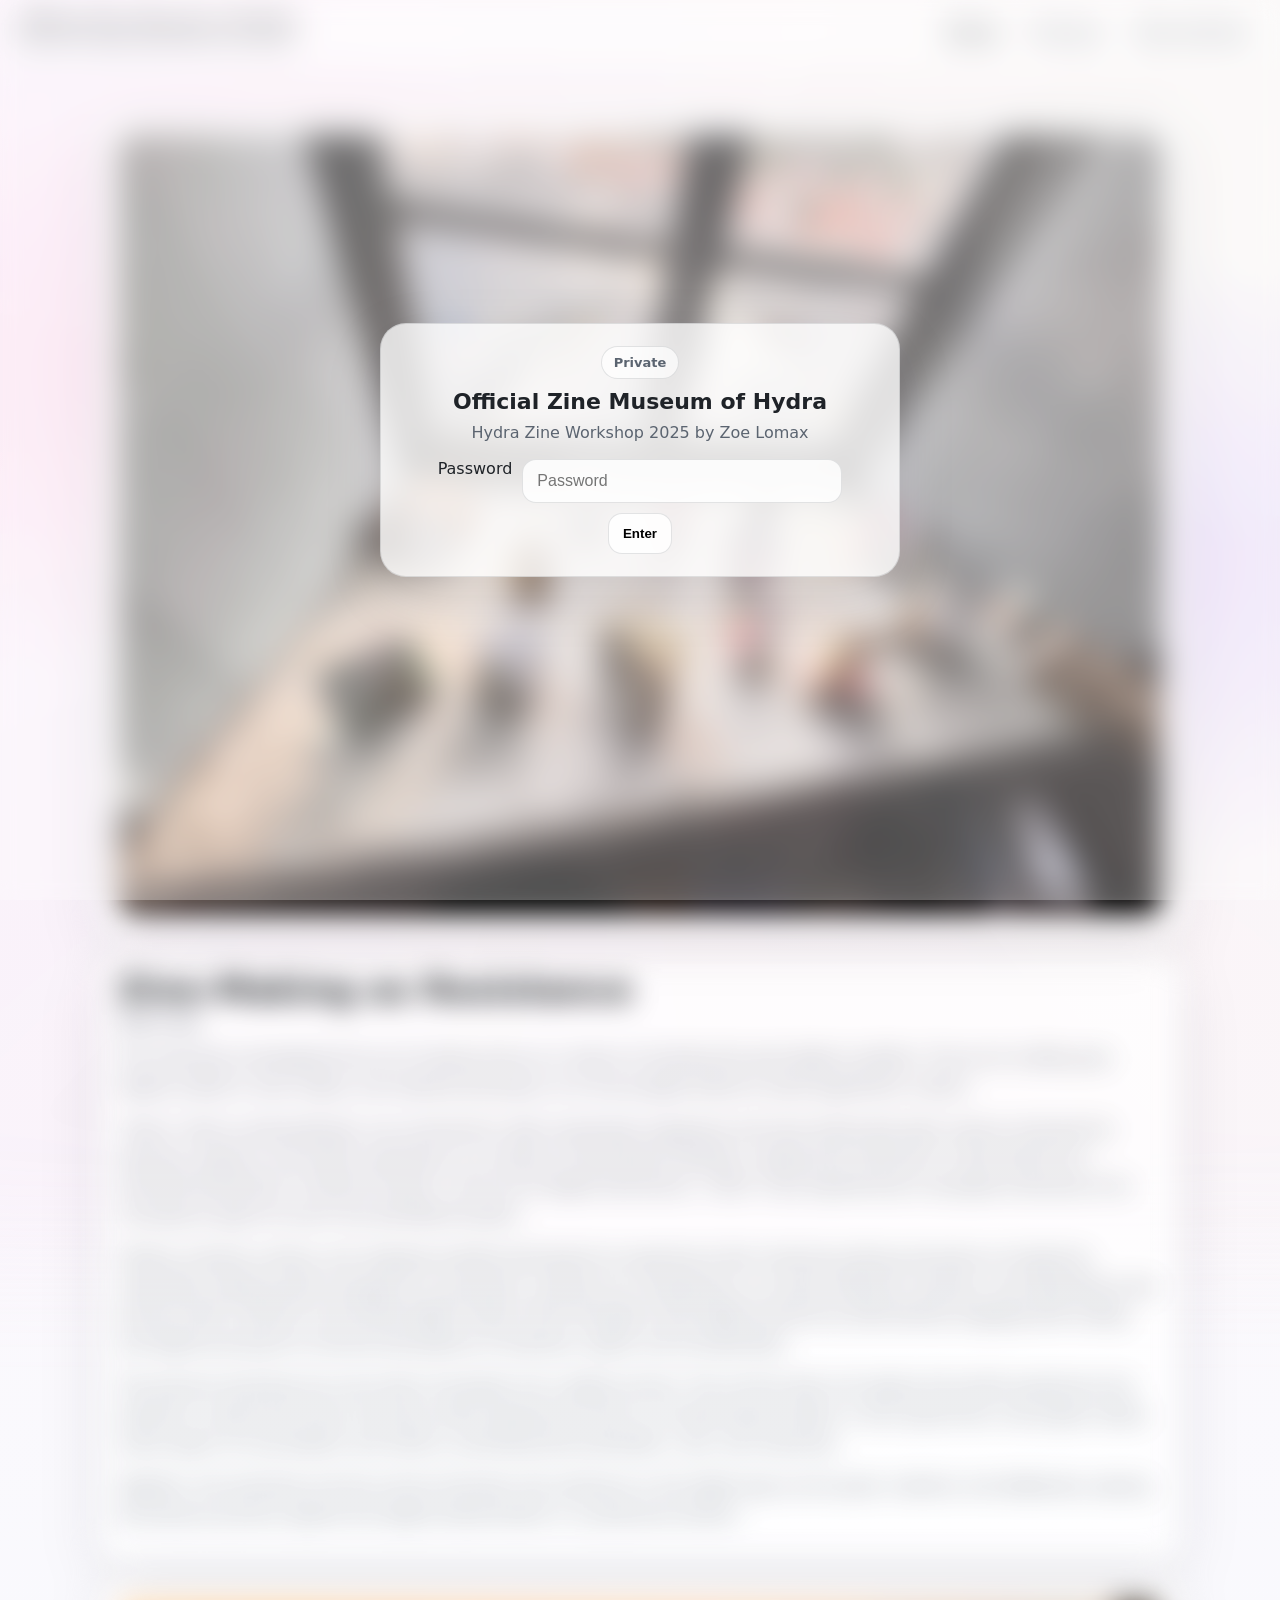
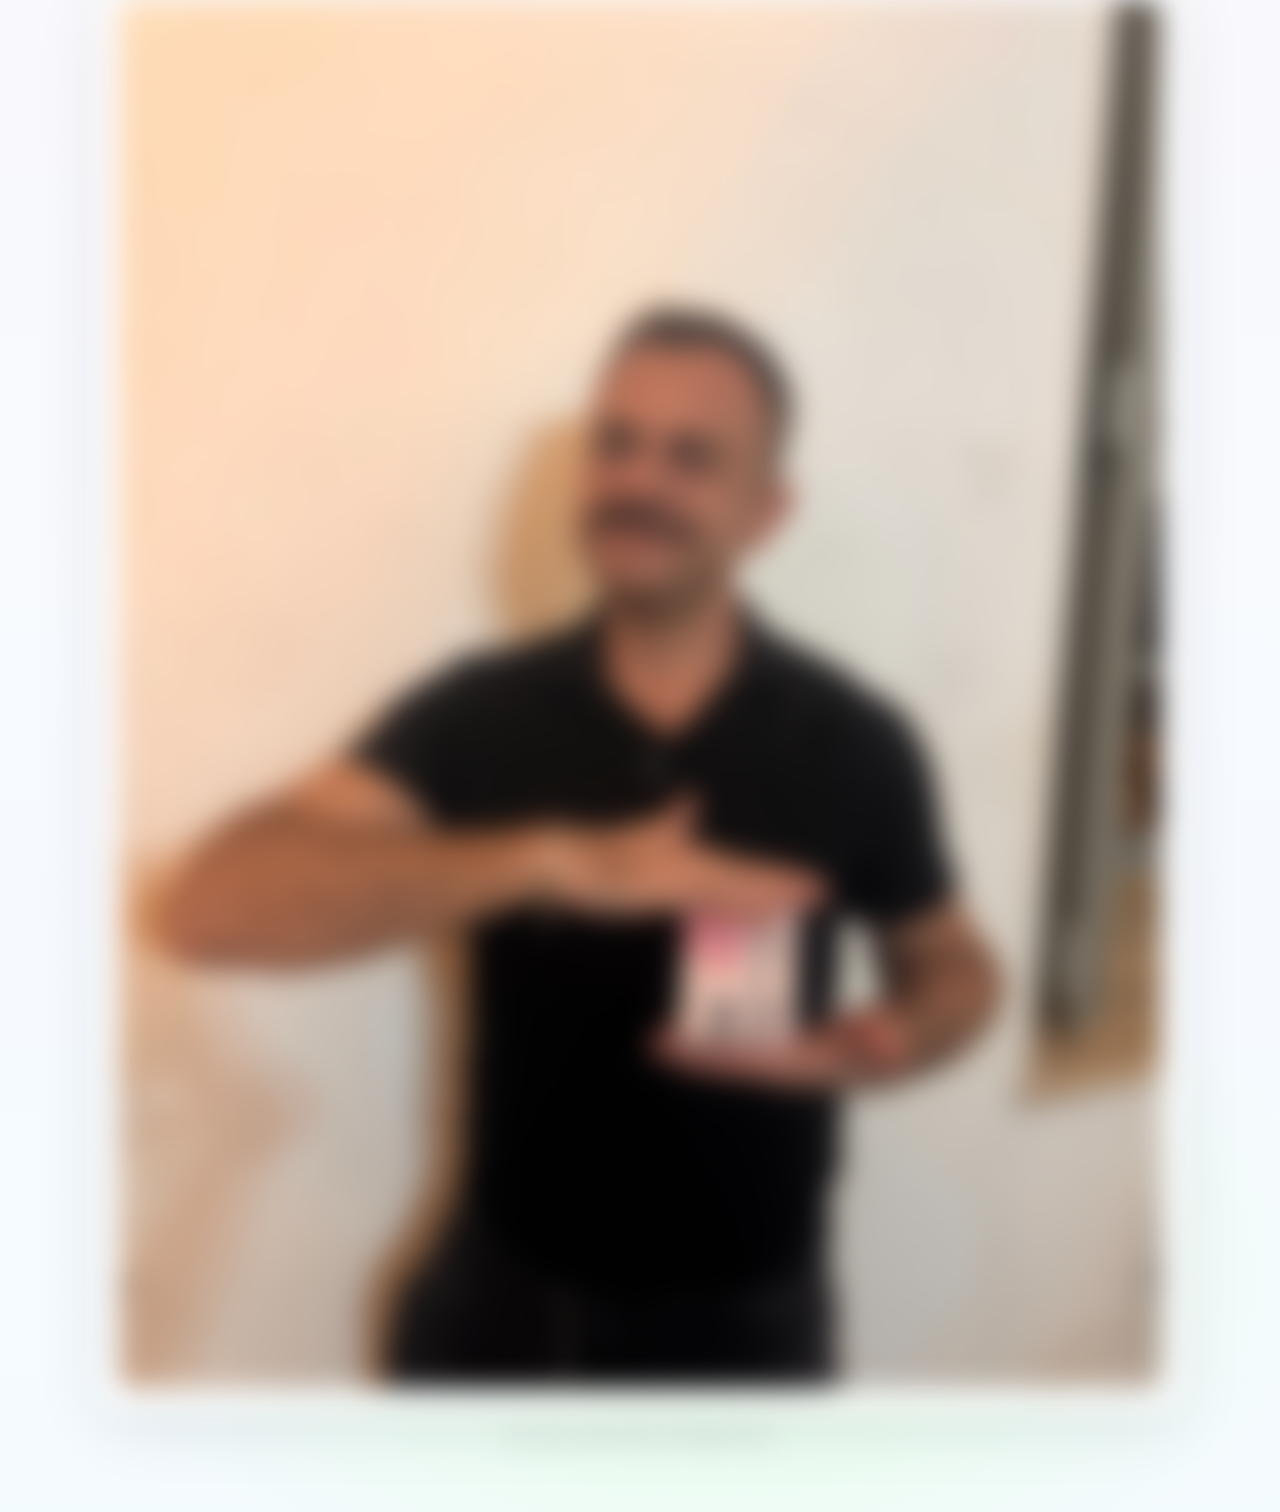
<file: index.html>
<!doctype html>
<html lang="en">
<head>
  <meta charset="utf-8" />
  <meta name="viewport" content="width=device-width,initial-scale=1" />
  <title>Official Zine Museum of Hydra</title>
  <meta name="description" content="Hydra Zine Workshop 2025 by Zoe Lomax — Zine Digital Archive." />
  <link rel="stylesheet" href="styles.css" />
</head>
<body>
  <!-- Password gate: appears only once per session (per browser), password=888 -->
  <div id="gate" class="gate" aria-hidden="true">
    <div class="gate-card" role="dialog" aria-modal="true" aria-label="Enter password">
      <div class="gate-badge">Private</div>
      <div class="gate-title">Official Zine Museum of Hydra</div>
      <div class="gate-subtitle">Hydra Zine Workshop 2025 by Zoe Lomax</div>
      <form id="gateForm" class="gate-form" autocomplete="off">
        <label class="sr-only" for="pw">Password</label>
        <input id="pw" name="pw" type="password" placeholder="Password" />
        <button type="submit">Enter</button>
      </form>
    </div>
  </div>

  <header class="topbar">
    <div class="brand">
      <div class="brand-title">Official Zine Museum of Hydra</div>
      <div class="brand-sub">Hydra Zine Workshop 2025 by Zoe Lomax</div>
    </div>
    <nav class="nav">
      <a class="active" href="index.html">Home</a>
      <a href="process.html">Process</a>
      <a href="archive.html">Zine Archive</a>
    </nav>
  </header>

  <main id="content" class="wrap">
    <section class="home">
      <div class="card media-top">
        <img src="assets/home/Top Photo Zine.jpeg" alt="Top Photo Zine" />
      </div>

      <div class="card text-card">
        <h1 class="essay-title">Zine-Making as Resistance</h1>
        <div class="essay-subtitle">Hydra 2025</div>
        <p>The workshop investigated the act of making zines as a means of resisting the post-digital condition. The act of crafting was deeply rooted in slow, bodily, and material processes, as it encouraged artists to resist algorithmic culture.</p><p>“Zines” refer to self-published, non-commercial, often handmade magazines and have historically been used as channels for personal, political, and artistic expression in a variety of international settings, ranging from feminism in Latin America to samizdat distribution in Eastern Europe. In this era of digital dominance, “zines” have experienced a resurgence because of an increased hunger for touch and self-determination.</p><p>Folding, drawing, writing, and collaging enabled participants to experience their meaning-making processes as shaped by materiality. Slowing down emerged as a procedure, instead of an impediment, to involve reflection, decision, and attending to the process itself. Contrary to excluding digital media, there emerged a post-digital practice by alternatively engaging with analog and digital processes to reinvent perceptions of slowness, speed, and immateriality.</p><p>The physical workshop has since been translated into a digital archive. This archive does not replace the tactile experience but extends it, preserving traces of process while allowing the work to circulate beyond Hydra. In this hybrid form, the project resists online logics of consumption and metrics, prioritizing documentation, care, and continuity.</p><p>Together, the workshop and the archive illustrate how resistance in the digital age can be quiet, material, and deliberate, playing the physical practice against the digital dissemination in a productive tension.</p>
      </div>

      <div class="card media-bottom">
        <img src="assets/home/Homepage Zine Photo 1.jpeg" alt="Homepage Zine Photo 1" />
      </div>
    </section>

    <footer class="footer">Zoe Lomax, Hydra 2025, Zine Digital Archive</footer>
  </main>

  <script src="script.js"></script>
</body>
</html>
</file>
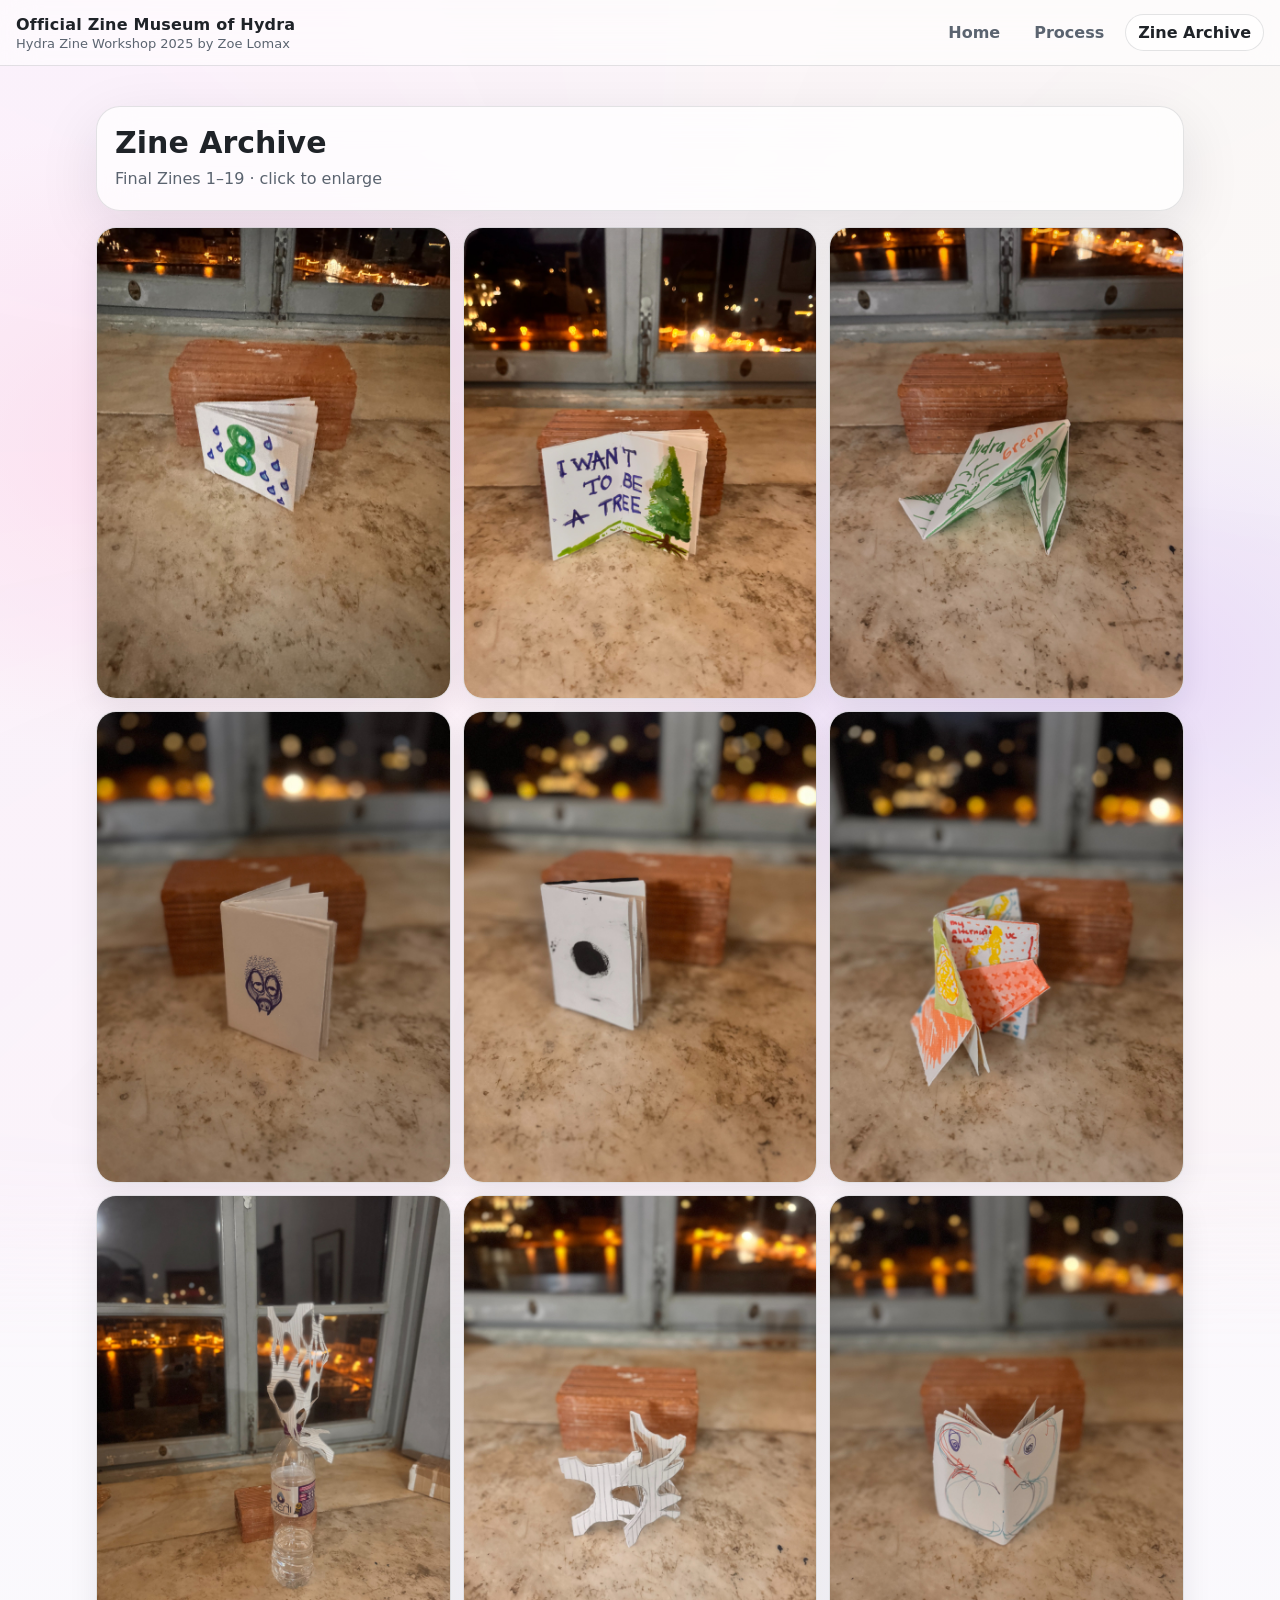
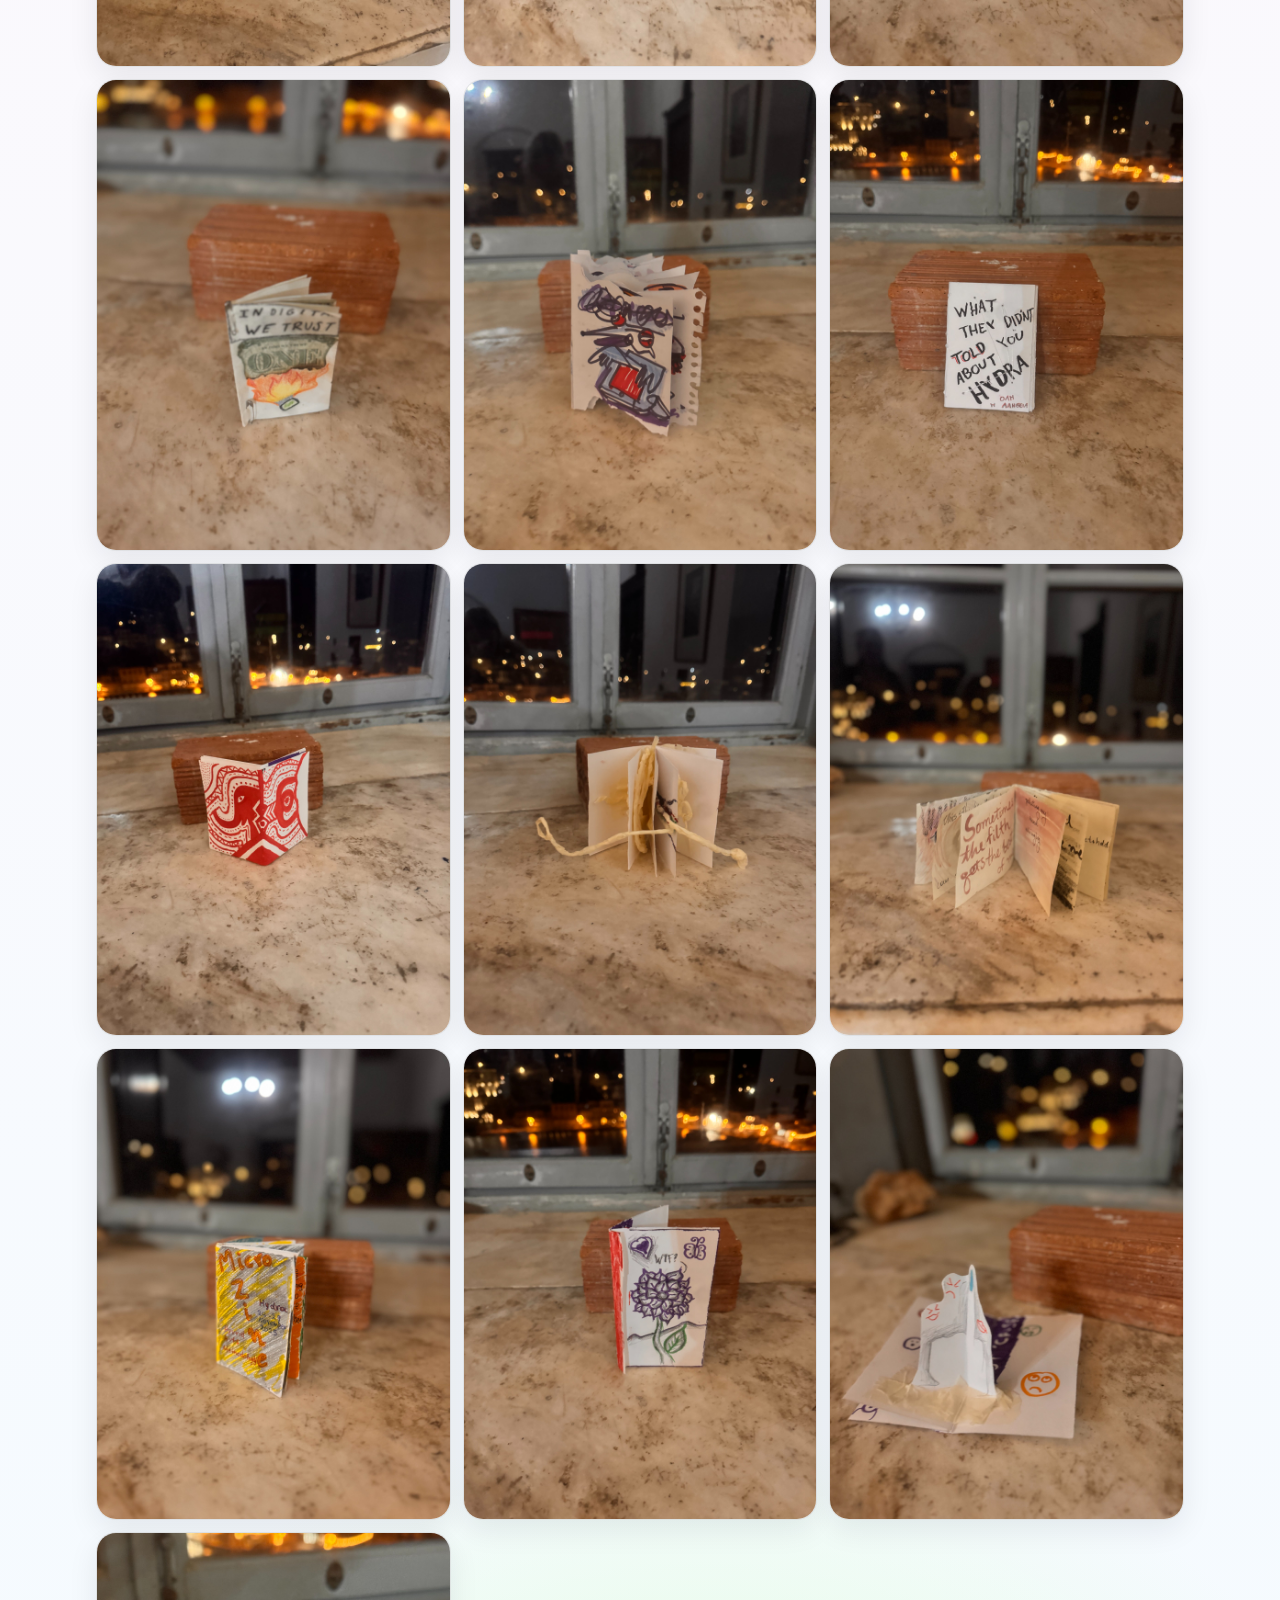
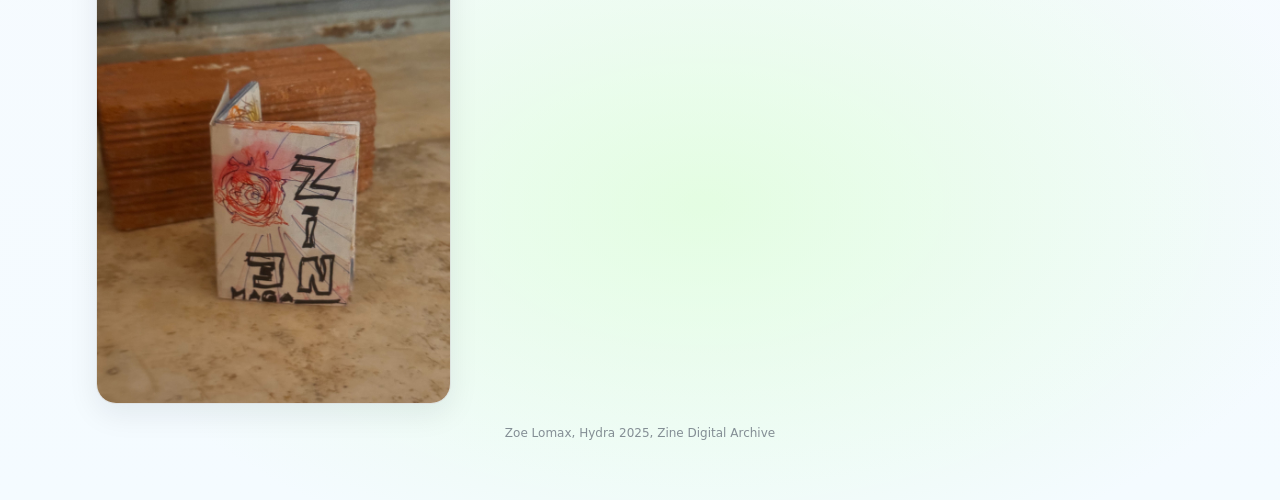
<file: archive.html>
<!doctype html>
<html lang="en">
<head>
  <meta charset="utf-8" />
  <meta name="viewport" content="width=device-width,initial-scale=1" />
  <title>Zine Archive — Official Zine Museum of Hydra</title>
  <link rel="stylesheet" href="styles.css" />
</head>
<body>
  <header class="topbar">
    <div class="brand">
      <div class="brand-title">Official Zine Museum of Hydra</div>
      <div class="brand-sub">Hydra Zine Workshop 2025 by Zoe Lomax</div>
    </div>
    <nav class="nav">
      <a href="index.html">Home</a>
      <a href="process.html">Process</a>
      <a class="active" href="archive.html">Zine Archive</a>
    </nav>
  </header>

  <main class="wrap" id="archivePage">
    <section class="page-head card">
      <h1 class="page-title">Zine Archive</h1>
      <p class="muted">Final Zines 1–19 · click to enlarge</p>
    </section>

    <section class="grid-gallery">
      <figure class="tile"><img class="zine-thumb" data-idx="1" src="assets/archive/1.jpeg" alt="Zine 1"></figure>
<figure class="tile"><img class="zine-thumb" data-idx="2" src="assets/archive/2.jpeg" alt="Zine 2"></figure>
<figure class="tile"><img class="zine-thumb" data-idx="3" src="assets/archive/3.jpeg" alt="Zine 3"></figure>
<figure class="tile"><img class="zine-thumb" data-idx="4" src="assets/archive/4.jpeg" alt="Zine 4"></figure>
<figure class="tile"><img class="zine-thumb" data-idx="5" src="assets/archive/5.jpeg" alt="Zine 5"></figure>
<figure class="tile"><img class="zine-thumb" data-idx="6" src="assets/archive/6.jpeg" alt="Zine 6"></figure>
<figure class="tile"><img class="zine-thumb" data-idx="7" src="assets/archive/7.jpeg" alt="Zine 7"></figure>
<figure class="tile"><img class="zine-thumb" data-idx="8" src="assets/archive/8.jpeg" alt="Zine 8"></figure>
<figure class="tile"><img class="zine-thumb" data-idx="9" src="assets/archive/9.jpeg" alt="Zine 9"></figure>
<figure class="tile"><img class="zine-thumb" data-idx="10" src="assets/archive/10.jpeg" alt="Zine 10"></figure>
<figure class="tile"><img class="zine-thumb" data-idx="11" src="assets/archive/11.jpeg" alt="Zine 11"></figure>
<figure class="tile"><img class="zine-thumb" data-idx="12" src="assets/archive/12.jpeg" alt="Zine 12"></figure>
<figure class="tile"><img class="zine-thumb" data-idx="13" src="assets/archive/13.jpeg" alt="Zine 13"></figure>
<figure class="tile"><img class="zine-thumb" data-idx="14" src="assets/archive/14.jpeg" alt="Zine 14"></figure>
<figure class="tile"><img class="zine-thumb" data-idx="15" src="assets/archive/15.jpeg" alt="Zine 15"></figure>
<figure class="tile"><img class="zine-thumb" data-idx="16" src="assets/archive/16.jpeg" alt="Zine 16"></figure>
<figure class="tile"><img class="zine-thumb" data-idx="17" src="assets/archive/17.jpeg" alt="Zine 17"></figure>
<figure class="tile"><img class="zine-thumb" data-idx="18" src="assets/archive/18.jpeg" alt="Zine 18"></figure>
<figure class="tile"><img class="zine-thumb" data-idx="19" src="assets/archive/19.jpeg" alt="Zine 19"></figure>
    </section>

    <footer class="footer">Zoe Lomax, Hydra 2025, Zine Digital Archive</footer>
  </main>

  <div id="lightbox" class="lightbox" aria-hidden="true">
    <button class="lightbox-close" id="lightboxClose" aria-label="Close">×</button>
    <div class="lightbox-inner" role="dialog" aria-modal="true" aria-label="Enlarged zine">
      <img id="lightboxImg" alt="Enlarged zine" />
    </div>
  </div>

  <script src="script.js"></script>
</body>
</html>
</file>
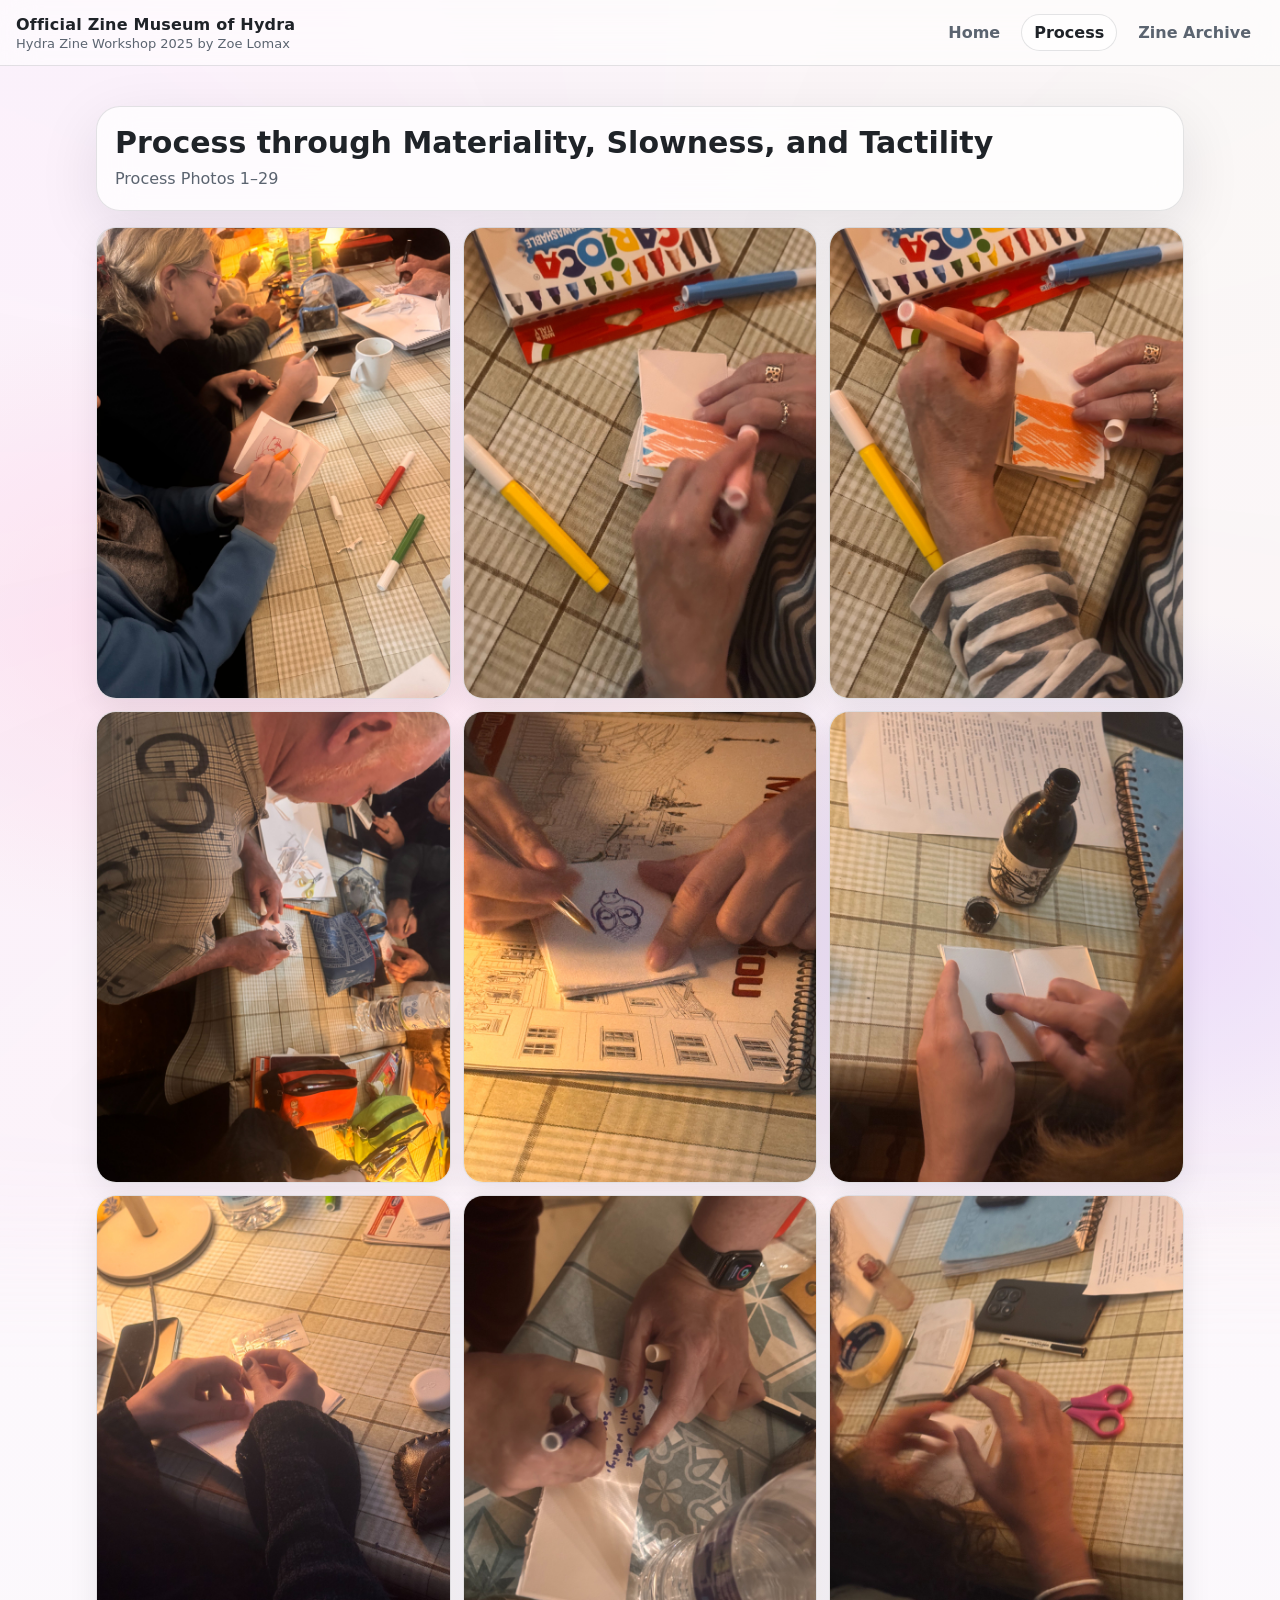
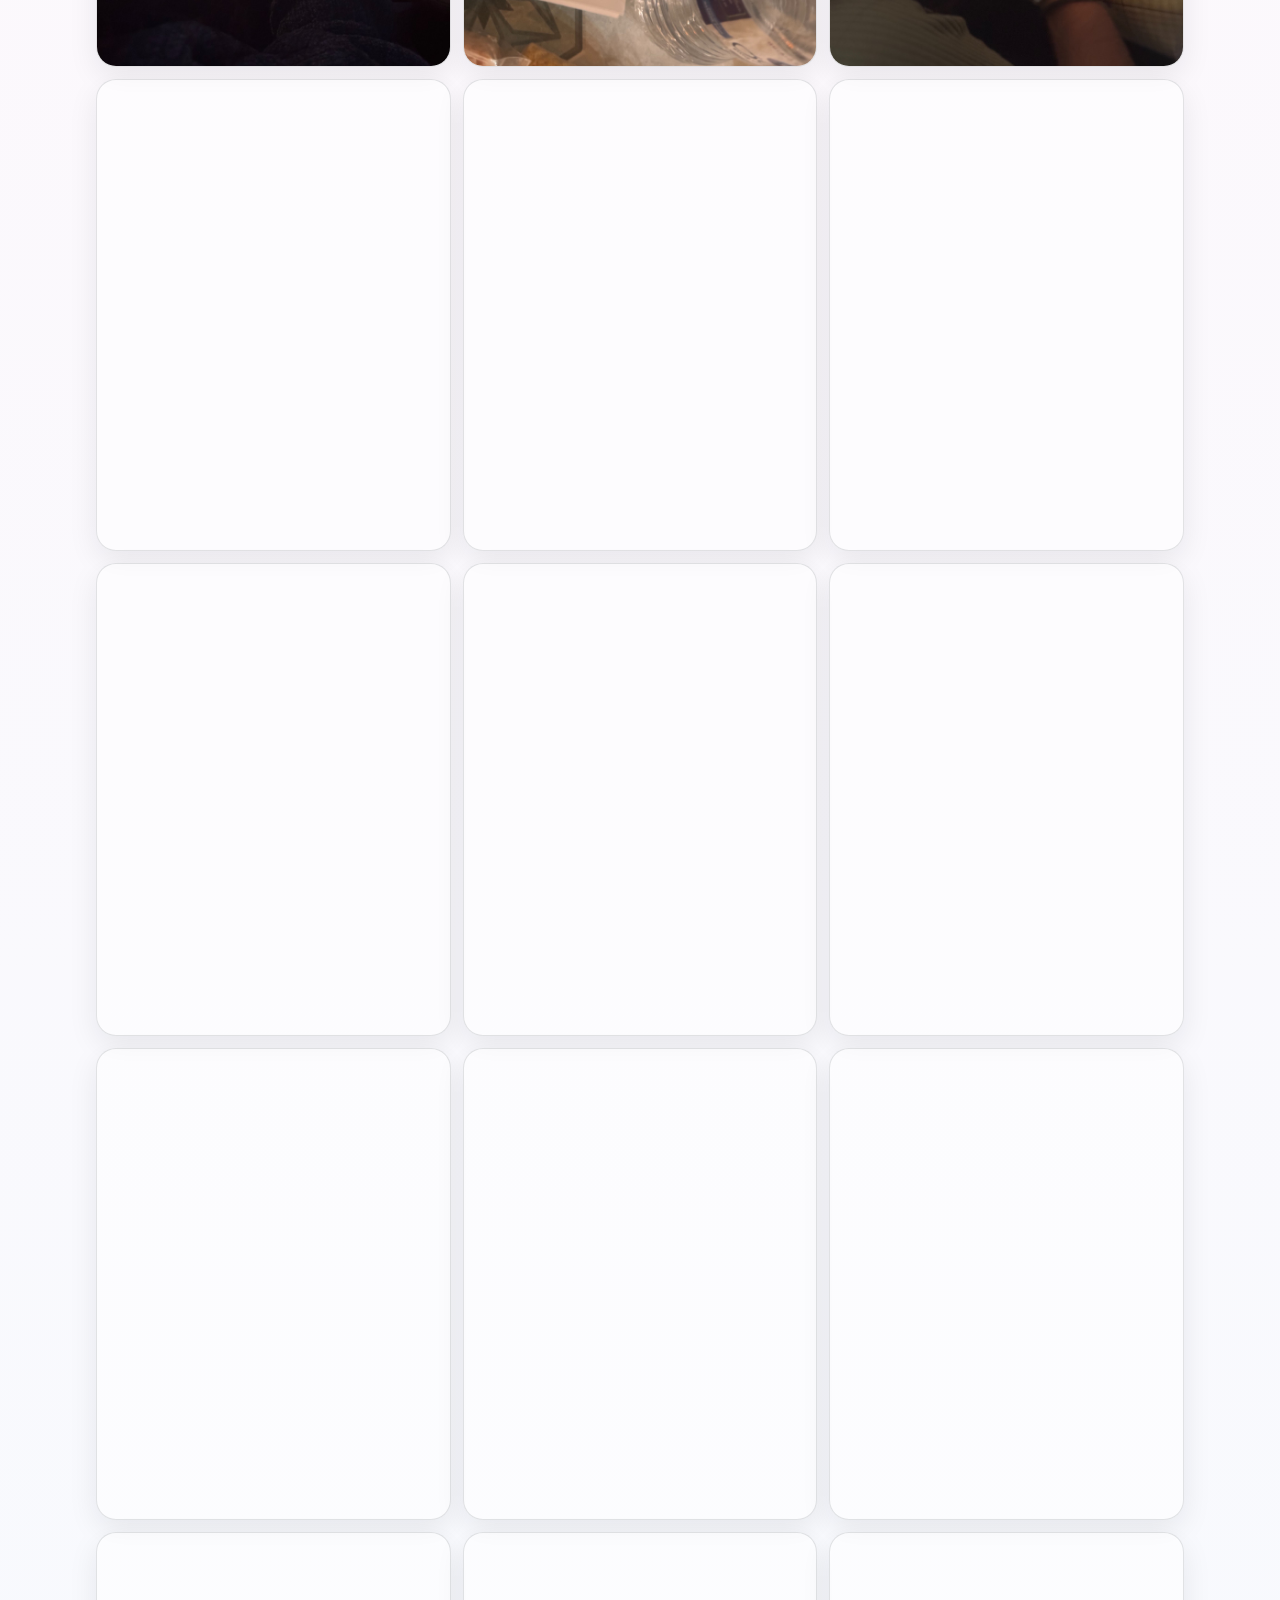
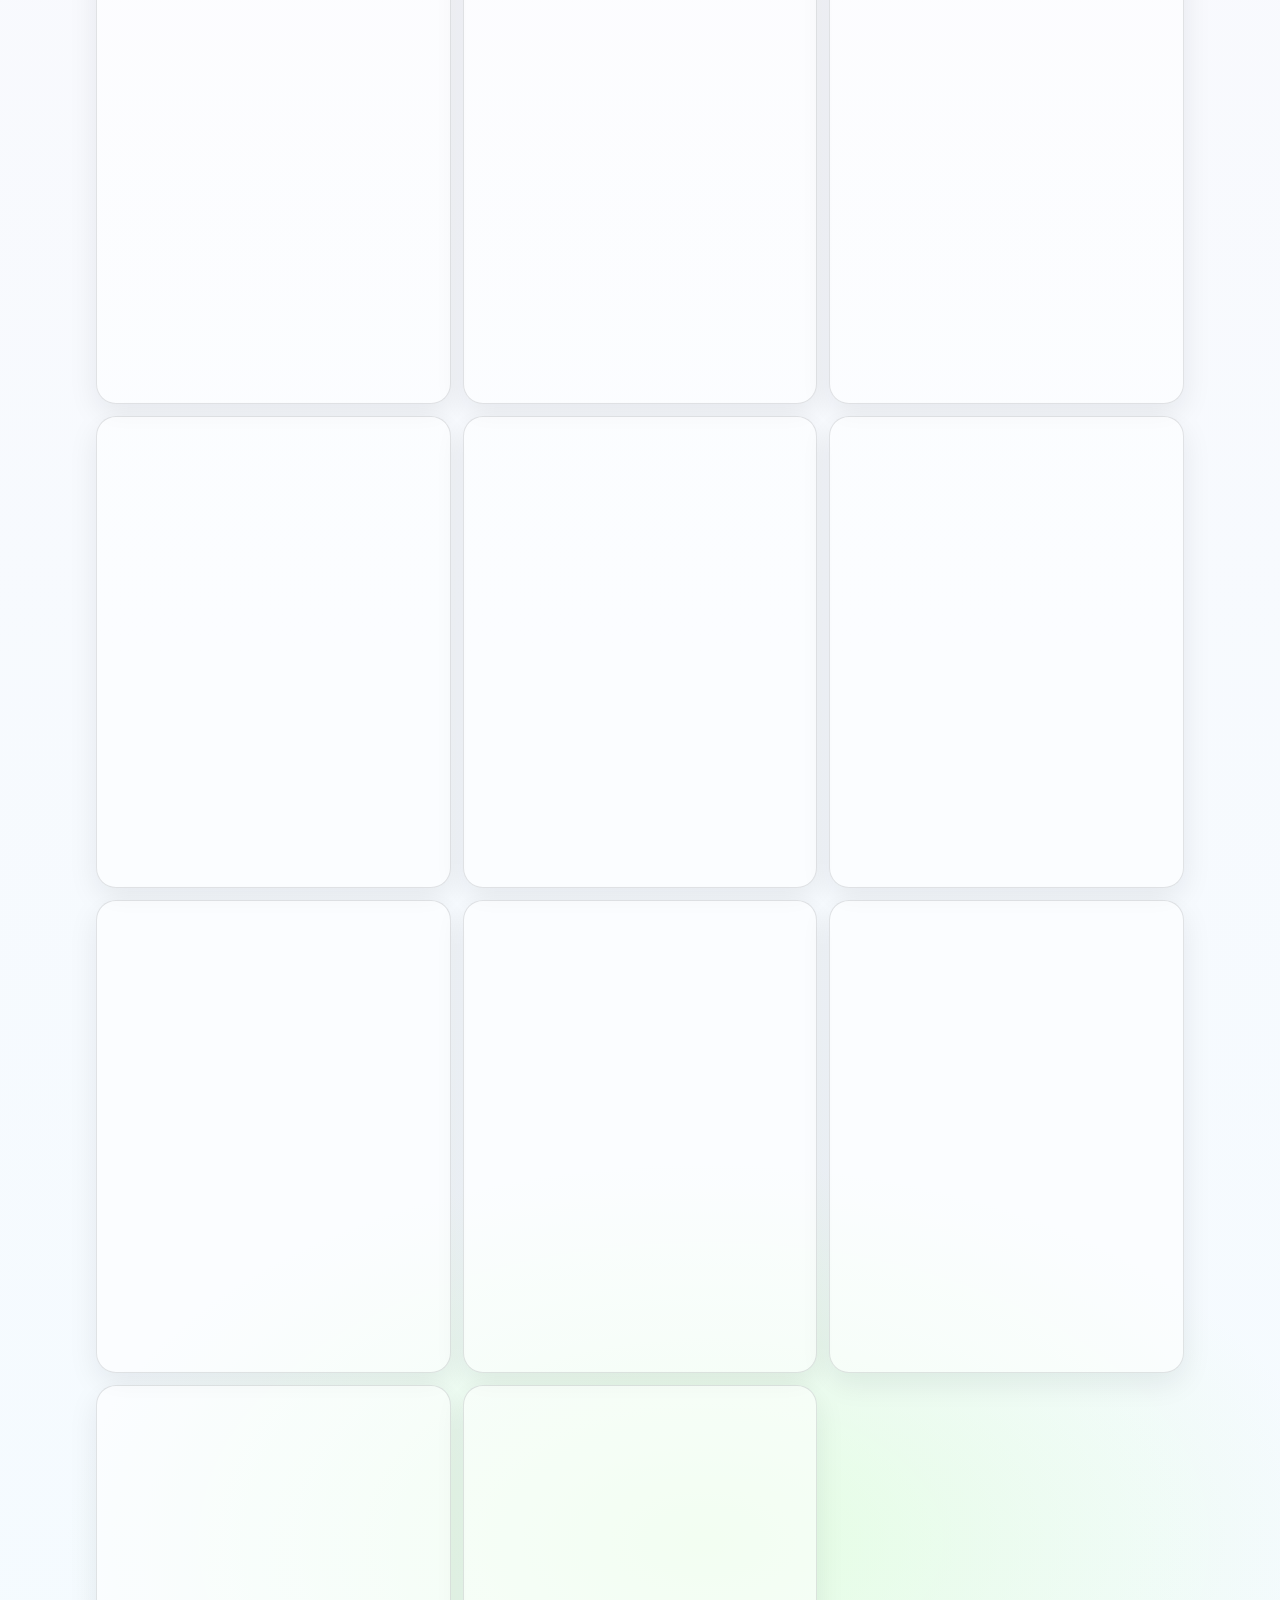
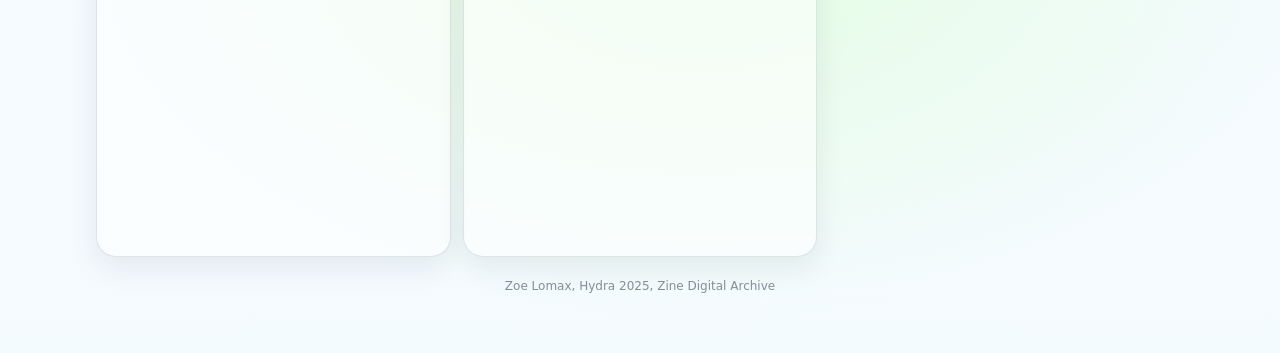
<file: process.html>
<!doctype html>
<html lang="en">
<head>
  <meta charset="utf-8" />
  <meta name="viewport" content="width=device-width,initial-scale=1" />
  <title>Process — Official Zine Museum of Hydra</title>
  <link rel="stylesheet" href="styles.css" />
</head>
<body>
  <header class="topbar">
    <div class="brand">
      <div class="brand-title">Official Zine Museum of Hydra</div>
      <div class="brand-sub">Hydra Zine Workshop 2025 by Zoe Lomax</div>
    </div>
    <nav class="nav">
      <a href="index.html">Home</a>
      <a class="active" href="process.html">Process</a>
      <a href="archive.html">Zine Archive</a>
    </nav>
  </header>

  <main class="wrap">
    <section class="page-head card">
      <h1 class="page-title">Process through Materiality, Slowness, and Tactility</h1>
      <p class="muted">Process Photos 1–29</p>
    </section>

    <section class="grid-gallery" id="processGrid">
      <figure class="tile"><img class="process-img" data-order="1" src="assets/process/1.jpeg" alt="Process 1"></figure>
<figure class="tile"><img class="process-img" data-order="2" src="assets/process/2.jpeg" alt="Process 2"></figure>
<figure class="tile"><img class="process-img" data-order="3" src="assets/process/3.jpeg" alt="Process 3"></figure>
<figure class="tile"><img class="process-img" data-order="4" src="assets/process/4.jpeg" alt="Process 4"></figure>
<figure class="tile"><img class="process-img" data-order="5" src="assets/process/5.jpeg" alt="Process 5"></figure>
<figure class="tile"><img class="process-img" data-order="6" src="assets/process/6.jpeg" alt="Process 6"></figure>
<figure class="tile"><img class="process-img" data-order="7" src="assets/process/7.jpeg" alt="Process 7"></figure>
<figure class="tile"><img class="process-img" data-order="8" src="assets/process/8.jpeg" alt="Process 8"></figure>
<figure class="tile"><img class="process-img" data-order="9" src="assets/process/9.jpeg" alt="Process 9"></figure>
<figure class="tile"><img class="process-img" data-order="10" src="assets/process/10.jpeg" alt="Process 10"></figure>
<figure class="tile"><img class="process-img" data-order="11" src="assets/process/11.jpeg" alt="Process 11"></figure>
<figure class="tile"><img class="process-img" data-order="12" src="assets/process/12.jpeg" alt="Process 12"></figure>
<figure class="tile"><img class="process-img" data-order="13" src="assets/process/13.jpeg" alt="Process 13"></figure>
<figure class="tile"><img class="process-img" data-order="14" src="assets/process/14.jpeg" alt="Process 14"></figure>
<figure class="tile"><img class="process-img" data-order="15" src="assets/process/15.jpeg" alt="Process 15"></figure>
<figure class="tile"><img class="process-img" data-order="16" src="assets/process/16.jpeg" alt="Process 16"></figure>
<figure class="tile"><img class="process-img" data-order="17" src="assets/process/17.jpeg" alt="Process 17"></figure>
<figure class="tile"><img class="process-img" data-order="18" src="assets/process/18.jpeg" alt="Process 18"></figure>
<figure class="tile"><img class="process-img" data-order="19" src="assets/process/19.jpeg" alt="Process 19"></figure>
<figure class="tile"><img class="process-img" data-order="20" src="assets/process/20.jpeg" alt="Process 20"></figure>
<figure class="tile"><img class="process-img" data-order="21" src="assets/process/21.jpeg" alt="Process 21"></figure>
<figure class="tile"><img class="process-img" data-order="22" src="assets/process/22.jpeg" alt="Process 22"></figure>
<figure class="tile"><img class="process-img" data-order="23" src="assets/process/23.jpeg" alt="Process 23"></figure>
<figure class="tile"><img class="process-img" data-order="24" src="assets/process/24.jpeg" alt="Process 24"></figure>
<figure class="tile"><img class="process-img" data-order="25" src="assets/process/25.jpeg" alt="Process 25"></figure>
<figure class="tile"><img class="process-img" data-order="26" src="assets/process/26.jpeg" alt="Process 26"></figure>
<figure class="tile"><img class="process-img" data-order="27" src="assets/process/27.jpeg" alt="Process 27"></figure>
<figure class="tile"><img class="process-img" data-order="28" src="assets/process/28.jpeg" alt="Process 28"></figure>
<figure class="tile"><img class="process-img" data-order="29" src="assets/process/29.jpeg" alt="Process 29"></figure>
    </section>

    <footer class="footer">Zoe Lomax, Hydra 2025, Zine Digital Archive</footer>
  </main>

  <script src="script.js"></script>
</body>
</html>
</file>
<file: styles.css>
/* Pastel holographic / iridescent smooth style */
:root{
  --pink: #ffd1e3;
  --purple: #d9c2ff;
  --lime: #d8ffcf;
  --ink: #1f2328;
  --muted: #5b6470;
  --stroke: rgba(31,35,40,.12);
  --card: rgba(255,255,255,.72);
  --shadow: 0 18px 60px rgba(17,24,39,.10);
  --radius: 24px;
  --blur: 18px;
}

*{box-sizing:border-box}
html{scroll-behavior:smooth}
body{
  margin:0;
  font-family: ui-sans-serif, system-ui, -apple-system, Segoe UI, Roboto, Arial;
  color:var(--ink);
  min-height:100vh;
  background:
    radial-gradient(900px 520px at 18% 12%, rgba(255, 209, 227, .60), transparent 62%),
    radial-gradient(900px 520px at 85% 18%, rgba(217, 194, 255, .60), transparent 62%),
    radial-gradient(1100px 650px at 55% 92%, rgba(216, 255, 207, .60), transparent 58%),
    linear-gradient(180deg, #fff7fb, #f4fbff);
}

/* subtle moving sheen */
body::before{
  content:"";
  position:fixed;
  inset:-40%;
  background: conic-gradient(from 180deg,
    rgba(255,209,227,.22),
    rgba(217,194,255,.18),
    rgba(216,255,207,.20),
    rgba(255,209,227,.22)
  );
  filter: blur(60px);
  animation: drift 18s ease-in-out infinite;
  opacity:.55;
  pointer-events:none;
}
@keyframes drift{
  0%{ transform: translate3d(-2%, -1%, 0) rotate(0deg); }
  50%{ transform: translate3d(2%, 1%, 0) rotate(12deg); }
  100%{ transform: translate3d(-2%, -1%, 0) rotate(0deg); }
}

.wrap{
  max-width: 1120px;
  margin: 0 auto;
  padding: 26px 16px 54px;
  position:relative;
  z-index:1;
}

.card{
  padding: 18px;
  border-radius: var(--radius);
  background: var(--card);
  border:1px solid var(--stroke);
  box-shadow: var(--shadow);
  backdrop-filter: blur(var(--blur));
  -webkit-backdrop-filter: blur(var(--blur));
}

.topbar{
  position:sticky;
  top:0;
  z-index:50;
  display:flex;
  justify-content:space-between;
  gap:14px;
  align-items:center;
  padding: 14px 16px;
  backdrop-filter: blur(var(--blur));
  -webkit-backdrop-filter: blur(var(--blur));
  background: rgba(255,255,255,.55);
  border-bottom:1px solid var(--stroke);
}

.brand-title{font-weight:800; letter-spacing:.2px;}
.brand-sub{font-size:13px; color:var(--muted); margin-top:2px;}

.nav{display:flex; flex-wrap:wrap; gap:8px; align-items:center;}
.nav a{
  text-decoration:none;
  color:var(--muted);
  font-weight:700;
  padding: 8px 12px;
  border-radius: 999px;
  border:1px solid transparent;
}
.nav a:hover{
  color:var(--ink);
  border-color: var(--stroke);
  background: rgba(255,255,255,.60);
}
.nav a.active{
  color:var(--ink);
  border-color: var(--stroke);
  background: rgba(255,255,255,.70);
}

/* Homepage */
.home{display:grid; gap:16px; margin-top:14px;}
.media-top img, .media-bottom img{
  width:100%;
  height:auto;
  display:block;
  border-radius: 18px;
  border:1px solid var(--stroke);
}
.text-card p{
  margin: 0 0 14px;
  color:var(--muted);
  line-height: 1.8;
  font-size: 16px;
}
.essay-title{margin:0 0 6px; font-size: 34px; letter-spacing:.2px;}
.essay-subtitle{margin:0 0 14px; font-weight:800; color:var(--muted); font-size:13px;}

/* Pages */
.page-head{margin-top:14px;}
.page-title{margin:0 0 6px; font-size: 30px;}
.muted{margin:0; color:var(--muted); line-height:1.6;}

/* Gallery grid */
.grid-gallery{
  margin-top: 16px;
  display:grid;
  grid-template-columns: repeat(3, minmax(0, 1fr));
  gap: 12px;
}
.tile{
  margin:0;
  border-radius: 20px;
  overflow:hidden;
  background: rgba(255,255,255,.55);
  border:1px solid var(--stroke);
  box-shadow: 0 10px 30px rgba(17,24,39,.08);
}
.tile img{width:100%; height:auto; display:block;}

/* Process slow reveal */
.process-img{opacity:0; transform: translateY(6px); transition: opacity 900ms ease, transform 900ms ease;}
.process-img.revealed{opacity:1; transform: translateY(0);}

/* Footer */
.footer{
  text-align:center;
  color: var(--muted);
  font-size: 12px;
  padding: 22px 0 6px;
  opacity: .72;
}

/* Password gate */
.gate{
  position:fixed;
  inset:0;
  display:none;
  align-items:center;
  justify-content:center;
  padding: 18px;
  z-index:9999;
  background: rgba(255,255,255,.30);
  backdrop-filter: blur(10px);
  -webkit-backdrop-filter: blur(10px);
}
.gate.show{display:flex;}
.gate-card{
  width: min(520px, 100%);
  padding: 22px;
  border-radius: 26px;
  background: rgba(255,255,255,.76);
  border:1px solid var(--stroke);
  box-shadow: var(--shadow);
  text-align:center;
}
.gate-badge{
  display:inline-block;
  padding: 8px 12px;
  border-radius: 999px;
  border:1px solid var(--stroke);
  background: rgba(255,255,255,.70);
  color: var(--muted);
  font-weight: 900;
  font-size: 13px;
}
.gate-title{font-weight:900; font-size: 22px; margin: 10px 0 6px;}
.gate-subtitle{margin: 0 0 14px; color: var(--muted); line-height: 1.6;}
.gate-form{display:flex; gap:10px; justify-content:center; flex-wrap:wrap;}
.gate-form input{
  width: min(320px, 100%);
  padding: 12px 14px;
  border-radius: 14px;
  border:1px solid var(--stroke);
  outline:none;
  font-size: 16px;
  background: rgba(255,255,255,.85);
}
.gate-form button{
  padding: 12px 14px;
  border-radius: 14px;
  border:1px solid var(--stroke);
  background: rgba(255,255,255,.85);
  cursor:pointer;
  font-weight: 900;
}

/* Blur homepage while gate is present */
body.locked #content,
body.locked .topbar{
  filter: blur(14px);
  transform: scale(0.995);
  transition: filter .25s ease, transform .25s ease;
  pointer-events:none;
  user-select:none;
}
body.unlocked #content,
body.unlocked .topbar{
  filter:none;
  transform:none;
  transition: filter .25s ease, transform .25s ease;
}

/* Lightbox (archive) */
.lightbox{
  position:fixed;
  inset:0;
  display:none;
  align-items:center;
  justify-content:center;
  z-index:9998;
  background: rgba(10, 10, 14, 0.52);
  backdrop-filter: blur(10px);
  -webkit-backdrop-filter: blur(10px);
}
.lightbox.show{display:flex;}
.lightbox-inner{
  max-width: min(980px, 92vw);
  max-height: 88vh;
  display:flex;
  align-items:center;
  justify-content:center;
  padding: 18px;
}
.lightbox-inner img{
  max-width: 100%;
  max-height: 88vh;
  border-radius: 22px;
  border: 1px solid rgba(255,255,255,.25);
  box-shadow:
    0 0 0 1px rgba(255,255,255,.08),
    0 0 60px rgba(255,255,255,.22), /* faint halo */
    0 30px 90px rgba(0,0,0,.35);
}
.lightbox-close{
  position:absolute;
  top: 18px;
  right: 20px;
  width: 40px;
  height: 40px;
  border-radius: 999px;
  border: 1px solid rgba(255,255,255,.25);
  background: rgba(255,255,255,.12);
  color: rgba(255,255,255,.92);
  font-size: 26px;
  line-height: 1;
  cursor:pointer;
}
.lightbox-close:hover{background: rgba(255,255,255,.18);}

/* blur page slightly when lightbox open */
body.lightbox-open #archivePage{
  filter: blur(8px);
  transform: scale(0.998);
  transition: filter .25s ease, transform .25s ease;
}

@media (max-width: 920px){
  .grid-gallery{ grid-template-columns: repeat(2, minmax(0, 1fr)); }
}
@media (max-width: 560px){
  .grid-gallery{ grid-template-columns: 1fr; }
  .essay-title{font-size: 28px;}
  .page-title{font-size: 26px;}
}
</file>
